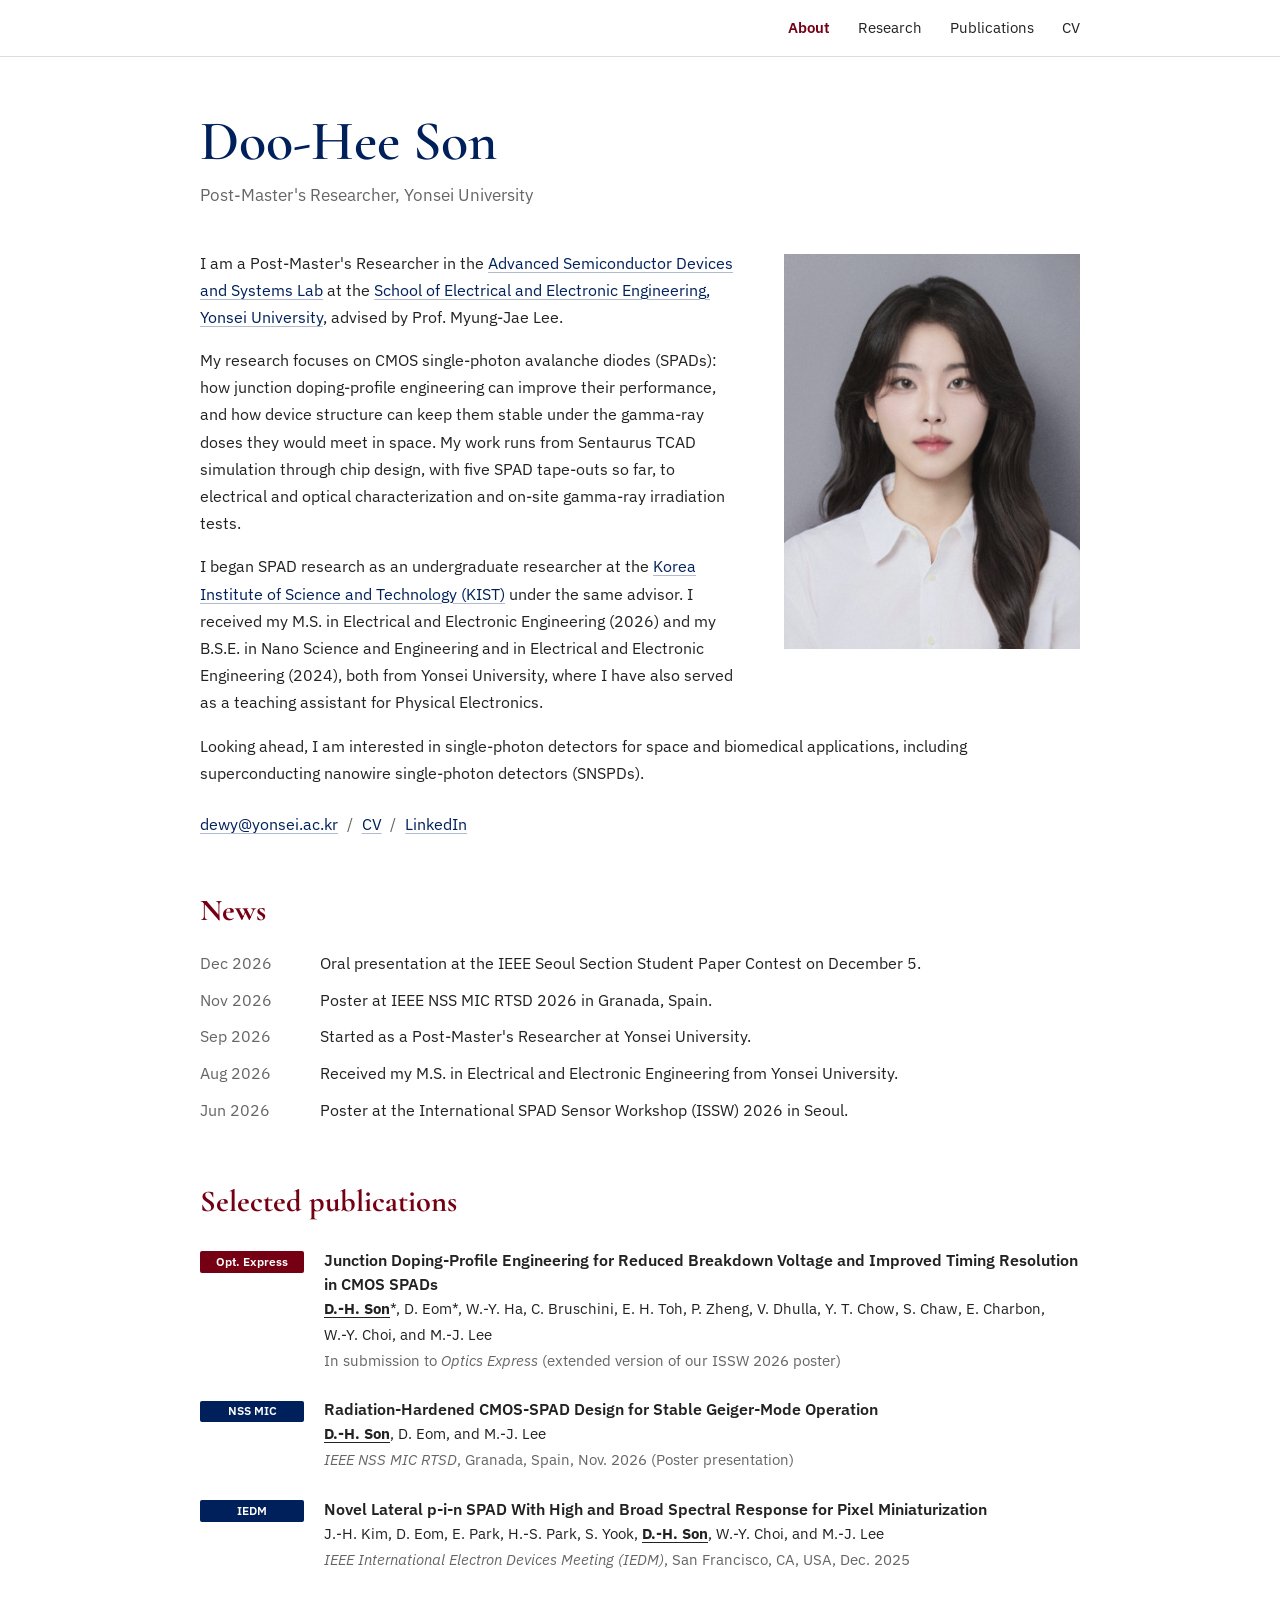
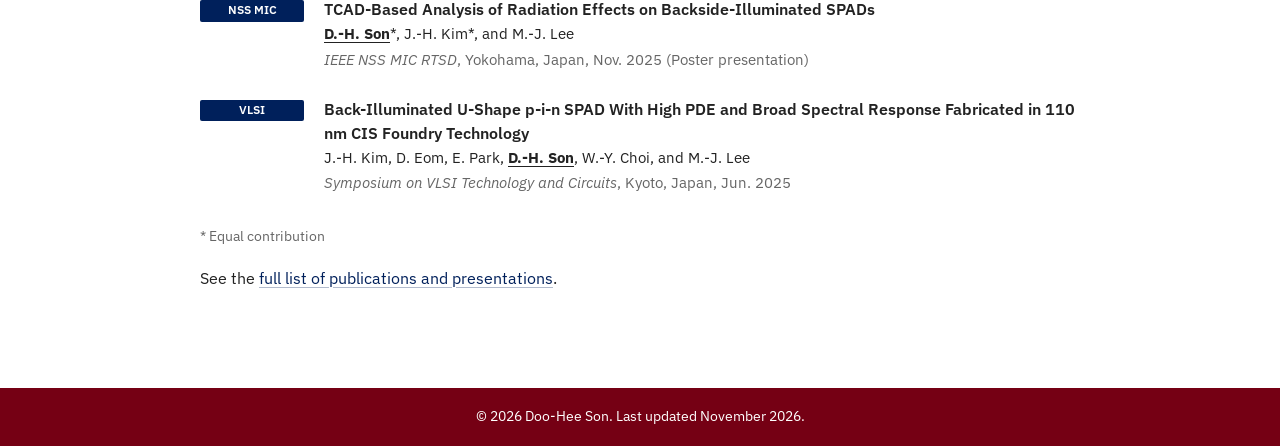
<file: index.html>
<!DOCTYPE html>
<html lang="en">
<head>
<meta charset="utf-8">
<meta name="viewport" content="width=device-width, initial-scale=1">
<title>Doo-Hee Son</title>
<meta name="description" content="Doo-Hee Son is a post-master's researcher at Yonsei University working on CMOS single-photon avalanche diodes (SPADs) and their radiation hardness for space applications.">
<meta property="og:title" content="Doo-Hee Son">
<meta property="og:description" content="Post-master's researcher at Yonsei University working on CMOS single-photon avalanche diodes (SPADs) and their radiation hardness for space applications.">
<link rel="icon" href="data:image/svg+xml,%3Csvg xmlns='http://www.w3.org/2000/svg' viewBox='0 0 16 16'%3E%3Crect x='2' y='2' width='12' height='12' rx='2' fill='%2300205B'/%3E%3Crect x='9' y='9' width='5' height='5' rx='1' fill='%23750014'/%3E%3C/svg%3E">
<link rel="preconnect" href="https://fonts.googleapis.com">
<link rel="preconnect" href="https://fonts.gstatic.com" crossorigin>
<link href="https://fonts.googleapis.com/css2?family=Cormorant+Garamond:wght@500;600;700&family=IBM+Plex+Sans:ital,wght@0,400;0,500;0,600;0,700;1,400&display=swap" rel="stylesheet">
<link rel="stylesheet" href="style.css">
</head>
<body>

<nav class="site-nav" aria-label="Main">
  <div class="container">
    <ul class="nav-links">
      <li><a href="index.html" aria-current="page">About</a></li>
      <li><a href="research.html">Research</a></li>
      <li><a href="publications.html">Publications</a></li>
      <li><a href="CV_DooHee_Son.pdf">CV</a></li>
    </ul>
  </div>
</nav>

<main class="container">
  <h1 class="name">Doo-Hee Son</h1>
  <p class="role">Post-Master's Researcher, Yonsei University</p>

  <figure class="profile" id="profile">
    <img src="profile.jpg" alt="Portrait of Doo-Hee Son" width="240" height="320" onerror="document.getElementById('profile').classList.add('missing')">
  </figure>

  <p>I am a Post-Master's Researcher in the <a href="https://sites.google.com/view/adslab">Advanced Semiconductor Devices and Systems Lab</a> at the <a href="https://ee.yonsei.ac.kr/ee_en/index.do">School of Electrical and Electronic Engineering, Yonsei University</a>, advised by Prof. Myung-Jae Lee.</p>

  <p>My research focuses on CMOS single-photon avalanche diodes (SPADs): how junction doping-profile engineering can improve their performance, and how device structure can keep them stable under the gamma-ray doses they would meet in space. My work runs from Sentaurus TCAD simulation through chip design, with five SPAD tape-outs so far, to electrical and optical characterization and on-site gamma-ray irradiation tests.</p>

  <p>I began SPAD research as an undergraduate researcher at the <a href="https://kist.re.kr/eng/index.do">Korea Institute of Science and Technology (KIST)</a> under the same advisor. I received my M.S. in Electrical and Electronic Engineering (2026) and my B.S.E. in Nano Science and Engineering and in Electrical and Electronic Engineering (2024), both from Yonsei University, where I have also served as a teaching assistant for Physical Electronics.</p>

  <p>Looking ahead, I am interested in single-photon detectors for space and biomedical applications, including superconducting nanowire single-photon detectors (SNSPDs).</p>

  <p class="links">
    <a href="mailto:dewy@yonsei.ac.kr">dewy@yonsei.ac.kr</a><span class="sep">/</span><a href="CV_DooHee_Son.pdf">CV</a><span class="sep">/</span><a href="https://www.linkedin.com/in/doohee-son/">LinkedIn</a>
    <!-- 구글 스칼라를 만들면 아래 줄의 주석 표시를 지우고 주소를 넣어줘 -->
    <!-- <span class="sep">/</span><a href="https://scholar.google.com/citations?user=YOUR_ID">Google Scholar</a> -->
  </p>

  <div class="clear"></div>

  <section aria-labelledby="news-h">
    <h2 id="news-h">News</h2>
    <ul class="news">
      <li><time>Dec 2026</time><span>Oral presentation at the IEEE Seoul Section Student Paper Contest on December 5.</span></li>
      <li><time>Nov 2026</time><span>Poster at IEEE NSS MIC RTSD 2026 in Granada, Spain.</span></li>
      <li><time>Sep 2026</time><span>Started as a Post-Master's Researcher at Yonsei University.</span></li>
      <li><time>Aug 2026</time><span>Received my M.S. in Electrical and Electronic Engineering from Yonsei University.</span></li>
      <li><time>Jun 2026</time><span>Poster at the International SPAD Sensor Workshop (ISSW) 2026 in Seoul.</span></li>
    </ul>
  </section>

  <section aria-labelledby="sel-h">
    <h2 id="sel-h">Selected publications</h2>
    <ul class="pub-list">
      <li class="pub">
        <abbr class="badge journal" title="Optics Express">Opt. Express</abbr>
        <div>
          <div class="pub-title">Junction Doping-Profile Engineering for Reduced Breakdown Voltage and Improved Timing Resolution in CMOS SPADs</div>
          <div class="pub-authors"><b>D.-H.&nbsp;Son</b>*, <span class="nobr">D.&nbsp;Eom*</span>, <span class="nobr">W.-Y.&nbsp;Ha</span>, <span class="nobr">C.&nbsp;Bruschini</span>, <span class="nobr">E.&nbsp;H.&nbsp;Toh</span>, <span class="nobr">P.&nbsp;Zheng</span>, <span class="nobr">V.&nbsp;Dhulla</span>, <span class="nobr">Y.&nbsp;T.&nbsp;Chow</span>, <span class="nobr">S.&nbsp;Chaw</span>, <span class="nobr">E.&nbsp;Charbon</span>, <span class="nobr">W.-Y.&nbsp;Choi</span>, and <span class="nobr">M.-J.&nbsp;Lee</span></div>
          <div class="pub-venue">In submission to <i>Optics Express</i> (extended version of our ISSW&nbsp;2026 poster)</div>
        </div>
      </li>
      <li class="pub">
        <abbr class="badge" title="IEEE Nuclear Science Symposium, Medical Imaging Conference and Room Temperature Semiconductor Detector Symposium">NSS MIC</abbr>
        <div>
          <div class="pub-title">Radiation-Hardened CMOS-SPAD Design for Stable Geiger-Mode Operation</div>
          <div class="pub-authors"><b>D.-H.&nbsp;Son</b>, <span class="nobr">D.&nbsp;Eom</span>, and <span class="nobr">M.-J.&nbsp;Lee</span></div>
          <div class="pub-venue"><i>IEEE NSS MIC RTSD</i>, Granada, Spain, Nov. 2026 (Poster presentation)</div>
        </div>
      </li>
      <li class="pub">
        <abbr class="badge" title="IEEE International Electron Devices Meeting">IEDM</abbr>
        <div>
          <div class="pub-title">Novel Lateral p-i-n SPAD With High and Broad Spectral Response for Pixel Miniaturization</div>
          <div class="pub-authors"><span class="nobr">J.-H.&nbsp;Kim</span>, <span class="nobr">D.&nbsp;Eom</span>, <span class="nobr">E.&nbsp;Park</span>, <span class="nobr">H.-S.&nbsp;Park</span>, <span class="nobr">S.&nbsp;Yook</span>, <b>D.-H.&nbsp;Son</b>, <span class="nobr">W.-Y.&nbsp;Choi</span>, and <span class="nobr">M.-J.&nbsp;Lee</span></div>
          <div class="pub-venue"><i>IEEE International Electron Devices Meeting (IEDM)</i>, San Francisco, CA, USA, Dec. 2025</div>
        </div>
      </li>
      <li class="pub">
        <abbr class="badge" title="IEEE Nuclear Science Symposium, Medical Imaging Conference and Room Temperature Semiconductor Detector Symposium">NSS MIC</abbr>
        <div>
          <div class="pub-title">TCAD-Based Analysis of Radiation Effects on Backside-Illuminated SPADs</div>
          <div class="pub-authors"><b>D.-H.&nbsp;Son</b>*, <span class="nobr">J.-H.&nbsp;Kim*</span>, and <span class="nobr">M.-J.&nbsp;Lee</span></div>
          <div class="pub-venue"><i>IEEE NSS MIC RTSD</i>, Yokohama, Japan, Nov. 2025 (Poster presentation)</div>
        </div>
      </li>
      <li class="pub">
        <abbr class="badge" title="Symposium on VLSI Technology and Circuits">VLSI</abbr>
        <div>
          <div class="pub-title">Back-Illuminated U-Shape p-i-n SPAD With High PDE and Broad Spectral Response Fabricated in 110 nm CIS Foundry Technology</div>
          <div class="pub-authors"><span class="nobr">J.-H.&nbsp;Kim</span>, <span class="nobr">D.&nbsp;Eom</span>, <span class="nobr">E.&nbsp;Park</span>, <b>D.-H.&nbsp;Son</b>, <span class="nobr">W.-Y.&nbsp;Choi</span>, and <span class="nobr">M.-J.&nbsp;Lee</span></div>
          <div class="pub-venue"><i>Symposium on VLSI Technology and Circuits</i>, Kyoto, Japan, Jun. 2025</div>
        </div>
      </li>
    </ul>
    <p class="pub-note">* Equal contribution</p>
    <p class="more-link">See the <a href="publications.html">full list of publications and presentations</a>.</p>
  </section>
</main>

<footer class="site-footer">
  <div class="container">© 2026 Doo-Hee Son. Last updated November 2026.</div>
</footer>

</body>
</html>
</file>
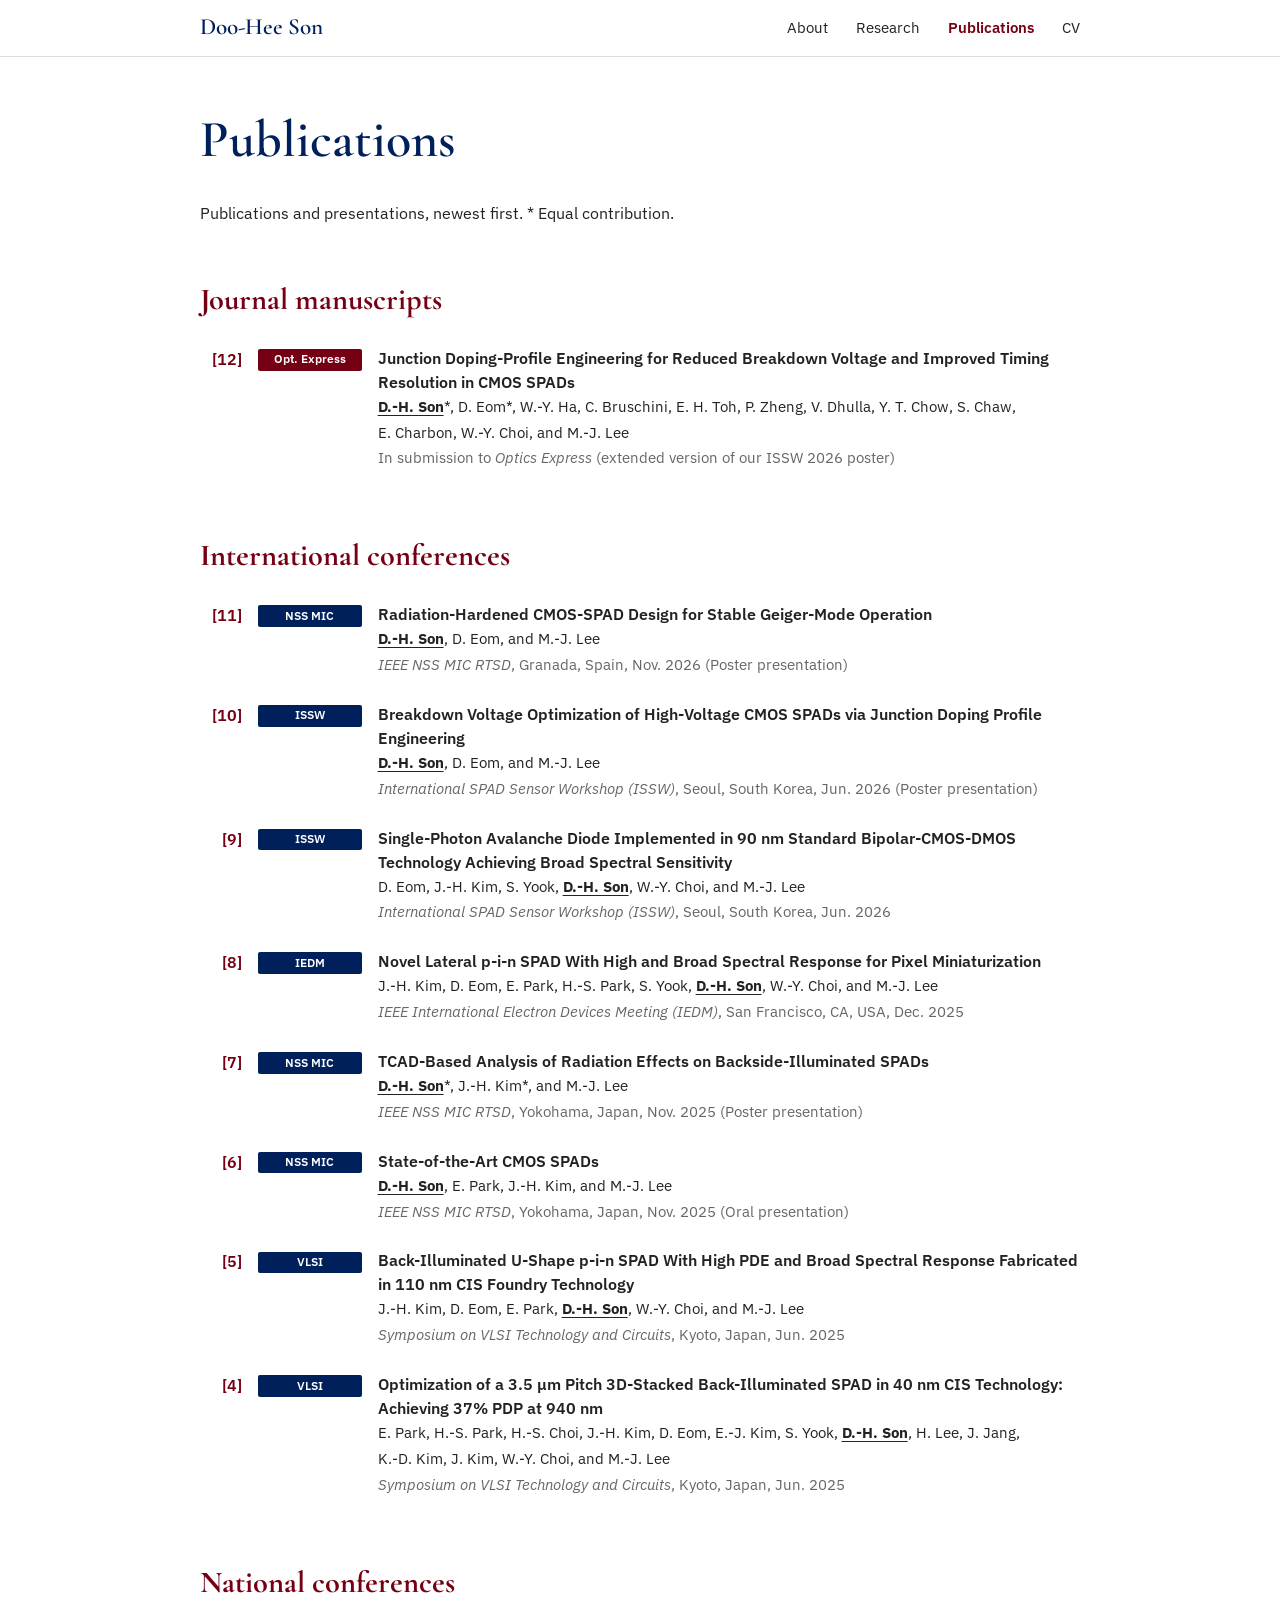
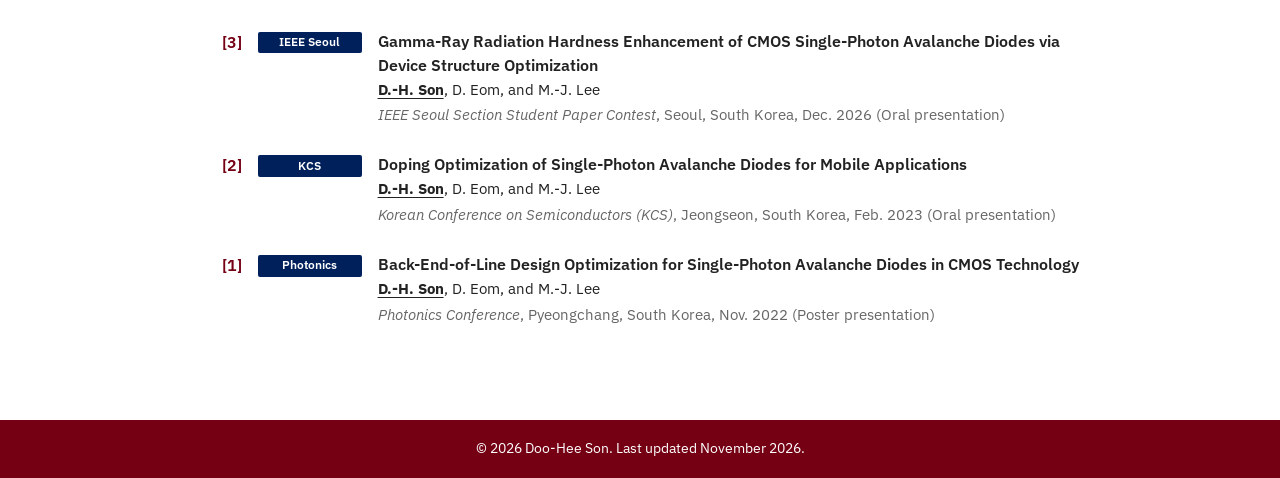
<file: publications.html>
<!DOCTYPE html>
<html lang="en">
<head>
<meta charset="utf-8">
<meta name="viewport" content="width=device-width, initial-scale=1">
<title>Publications | Doo-Hee Son</title>
<meta name="description" content="Publications and presentations of Doo-Hee Son on CMOS single-photon avalanche diodes (SPADs).">
<link rel="icon" href="data:image/svg+xml,%3Csvg xmlns='http://www.w3.org/2000/svg' viewBox='0 0 16 16'%3E%3Crect x='2' y='2' width='12' height='12' rx='2' fill='%2300205B'/%3E%3Crect x='9' y='9' width='5' height='5' rx='1' fill='%23750014'/%3E%3C/svg%3E">
<link rel="preconnect" href="https://fonts.googleapis.com">
<link rel="preconnect" href="https://fonts.gstatic.com" crossorigin>
<link href="https://fonts.googleapis.com/css2?family=Cormorant+Garamond:wght@500;600;700&family=IBM+Plex+Sans:ital,wght@0,400;0,500;0,600;0,700;1,400&display=swap" rel="stylesheet">
<link rel="stylesheet" href="style.css">
</head>
<body>

<nav class="site-nav" aria-label="Main">
  <div class="container">
    <a class="brand" href="index.html">Doo-Hee Son</a>
    <ul class="nav-links">
      <li><a href="index.html">About</a></li>
      <li><a href="research.html">Research</a></li>
      <li><a href="publications.html" aria-current="page">Publications</a></li>
      <li><a href="CV_DooHee_Son.pdf">CV</a></li>
    </ul>
  </div>
</nav>

<main class="container">
  <h1 class="page-title">Publications</h1>
  <p>Publications and presentations, newest first. *&nbsp;Equal contribution.</p>

  <h2>Journal manuscripts</h2>
  <ul class="pub-list numbered">
    <!-- [14], [13]번 자리: 가제가 정해지면 아래 두 항목을 감싼 주석 표시를 지우고 제목, 저자, 저널을 채우면 돼.
    <li class="pub">
      <span class="pub-num">[14]</span>
      <abbr class="badge journal" title="Journal name">Journal</abbr>
      <div>
        <div class="pub-title">Tentative title</div>
        <div class="pub-authors"><b>D.-H.&nbsp;Son</b>, Authors</div>
        <div class="pub-venue">Manuscript in preparation</div>
      </div>
    </li>
    <li class="pub">
      <span class="pub-num">[13]</span>
      <abbr class="badge journal" title="Journal name">Journal</abbr>
      <div>
        <div class="pub-title">Tentative title</div>
        <div class="pub-authors"><b>D.-H.&nbsp;Son</b>, Authors</div>
        <div class="pub-venue">Manuscript in preparation</div>
      </div>
    </li>
    -->
    <li class="pub">
      <span class="pub-num">[12]</span>
      <abbr class="badge journal" title="Optics Express">Opt. Express</abbr>
      <div>
        <div class="pub-title">Junction Doping-Profile Engineering for Reduced Breakdown Voltage and Improved Timing Resolution in CMOS SPADs</div>
        <div class="pub-authors"><b>D.-H.&nbsp;Son</b>*, <span class="nobr">D.&nbsp;Eom*</span>, <span class="nobr">W.-Y.&nbsp;Ha</span>, <span class="nobr">C.&nbsp;Bruschini</span>, <span class="nobr">E.&nbsp;H.&nbsp;Toh</span>, <span class="nobr">P.&nbsp;Zheng</span>, <span class="nobr">V.&nbsp;Dhulla</span>, <span class="nobr">Y.&nbsp;T.&nbsp;Chow</span>, <span class="nobr">S.&nbsp;Chaw</span>, <span class="nobr">E.&nbsp;Charbon</span>, <span class="nobr">W.-Y.&nbsp;Choi</span>, and <span class="nobr">M.-J.&nbsp;Lee</span></div>
        <div class="pub-venue">In submission to <i>Optics Express</i> (extended version of our ISSW&nbsp;2026 poster)</div>
      </div>
    </li>
  </ul>

  <h2>International conferences</h2>
  <ul class="pub-list numbered">
    <li class="pub">
      <span class="pub-num">[11]</span>
      <abbr class="badge" title="IEEE Nuclear Science Symposium, Medical Imaging Conference and Room Temperature Semiconductor Detector Symposium">NSS MIC</abbr>
      <div>
        <div class="pub-title">Radiation-Hardened CMOS-SPAD Design for Stable Geiger-Mode Operation</div>
        <div class="pub-authors"><b>D.-H.&nbsp;Son</b>, <span class="nobr">D.&nbsp;Eom</span>, and <span class="nobr">M.-J.&nbsp;Lee</span></div>
        <div class="pub-venue"><i>IEEE NSS MIC RTSD</i>, Granada, Spain, Nov. 2026 (Poster presentation)</div>
      </div>
    </li>
    <li class="pub">
      <span class="pub-num">[10]</span>
      <abbr class="badge" title="International SPAD Sensor Workshop">ISSW</abbr>
      <div>
        <div class="pub-title">Breakdown Voltage Optimization of High-Voltage CMOS SPADs via Junction Doping Profile Engineering</div>
        <div class="pub-authors"><b>D.-H.&nbsp;Son</b>, <span class="nobr">D.&nbsp;Eom</span>, and <span class="nobr">M.-J.&nbsp;Lee</span></div>
        <div class="pub-venue"><i>International SPAD Sensor Workshop (ISSW)</i>, Seoul, South Korea, Jun. 2026 (Poster presentation)</div>
      </div>
    </li>
    <li class="pub">
      <span class="pub-num">[9]</span>
      <abbr class="badge" title="International SPAD Sensor Workshop">ISSW</abbr>
      <div>
        <div class="pub-title">Single-Photon Avalanche Diode Implemented in 90 nm Standard Bipolar-CMOS-DMOS Technology Achieving Broad Spectral Sensitivity</div>
        <div class="pub-authors"><span class="nobr">D.&nbsp;Eom</span>, <span class="nobr">J.-H.&nbsp;Kim</span>, <span class="nobr">S.&nbsp;Yook</span>, <b>D.-H.&nbsp;Son</b>, <span class="nobr">W.-Y.&nbsp;Choi</span>, and <span class="nobr">M.-J.&nbsp;Lee</span></div>
        <div class="pub-venue"><i>International SPAD Sensor Workshop (ISSW)</i>, Seoul, South Korea, Jun. 2026</div>
      </div>
    </li>
    <li class="pub">
      <span class="pub-num">[8]</span>
      <abbr class="badge" title="IEEE International Electron Devices Meeting">IEDM</abbr>
      <div>
        <div class="pub-title">Novel Lateral p-i-n SPAD With High and Broad Spectral Response for Pixel Miniaturization</div>
        <div class="pub-authors"><span class="nobr">J.-H.&nbsp;Kim</span>, <span class="nobr">D.&nbsp;Eom</span>, <span class="nobr">E.&nbsp;Park</span>, <span class="nobr">H.-S.&nbsp;Park</span>, <span class="nobr">S.&nbsp;Yook</span>, <b>D.-H.&nbsp;Son</b>, <span class="nobr">W.-Y.&nbsp;Choi</span>, and <span class="nobr">M.-J.&nbsp;Lee</span></div>
        <div class="pub-venue"><i>IEEE International Electron Devices Meeting (IEDM)</i>, San Francisco, CA, USA, Dec. 2025</div>
      </div>
    </li>
    <li class="pub">
      <span class="pub-num">[7]</span>
      <abbr class="badge" title="IEEE Nuclear Science Symposium, Medical Imaging Conference and Room Temperature Semiconductor Detector Symposium">NSS MIC</abbr>
      <div>
        <div class="pub-title">TCAD-Based Analysis of Radiation Effects on Backside-Illuminated SPADs</div>
        <div class="pub-authors"><b>D.-H.&nbsp;Son</b>*, <span class="nobr">J.-H.&nbsp;Kim*</span>, and <span class="nobr">M.-J.&nbsp;Lee</span></div>
        <div class="pub-venue"><i>IEEE NSS MIC RTSD</i>, Yokohama, Japan, Nov. 2025 (Poster presentation)</div>
      </div>
    </li>
    <li class="pub">
      <span class="pub-num">[6]</span>
      <abbr class="badge" title="IEEE Nuclear Science Symposium, Medical Imaging Conference and Room Temperature Semiconductor Detector Symposium">NSS MIC</abbr>
      <div>
        <div class="pub-title">State-of-the-Art CMOS SPADs</div>
        <div class="pub-authors"><b>D.-H.&nbsp;Son</b>, <span class="nobr">E.&nbsp;Park</span>, <span class="nobr">J.-H.&nbsp;Kim</span>, and <span class="nobr">M.-J.&nbsp;Lee</span></div>
        <div class="pub-venue"><i>IEEE NSS MIC RTSD</i>, Yokohama, Japan, Nov. 2025 (Oral presentation)</div>
      </div>
    </li>
    <li class="pub">
      <span class="pub-num">[5]</span>
      <abbr class="badge" title="Symposium on VLSI Technology and Circuits">VLSI</abbr>
      <div>
        <div class="pub-title">Back-Illuminated U-Shape p-i-n SPAD With High PDE and Broad Spectral Response Fabricated in 110 nm CIS Foundry Technology</div>
        <div class="pub-authors"><span class="nobr">J.-H.&nbsp;Kim</span>, <span class="nobr">D.&nbsp;Eom</span>, <span class="nobr">E.&nbsp;Park</span>, <b>D.-H.&nbsp;Son</b>, <span class="nobr">W.-Y.&nbsp;Choi</span>, and <span class="nobr">M.-J.&nbsp;Lee</span></div>
        <div class="pub-venue"><i>Symposium on VLSI Technology and Circuits</i>, Kyoto, Japan, Jun. 2025</div>
      </div>
    </li>
    <li class="pub">
      <span class="pub-num">[4]</span>
      <abbr class="badge" title="Symposium on VLSI Technology and Circuits">VLSI</abbr>
      <div>
        <div class="pub-title">Optimization of a 3.5 μm Pitch 3D-Stacked Back-Illuminated SPAD in 40 nm CIS Technology: Achieving 37% PDP at 940 nm</div>
        <div class="pub-authors"><span class="nobr">E.&nbsp;Park</span>, <span class="nobr">H.-S.&nbsp;Park</span>, <span class="nobr">H.-S.&nbsp;Choi</span>, <span class="nobr">J.-H.&nbsp;Kim</span>, <span class="nobr">D.&nbsp;Eom</span>, <span class="nobr">E.-J.&nbsp;Kim</span>, <span class="nobr">S.&nbsp;Yook</span>, <b>D.-H.&nbsp;Son</b>, <span class="nobr">H.&nbsp;Lee</span>, <span class="nobr">J.&nbsp;Jang</span>, <span class="nobr">K.-D.&nbsp;Kim</span>, <span class="nobr">J.&nbsp;Kim</span>, <span class="nobr">W.-Y.&nbsp;Choi</span>, and <span class="nobr">M.-J.&nbsp;Lee</span></div>
        <div class="pub-venue"><i>Symposium on VLSI Technology and Circuits</i>, Kyoto, Japan, Jun. 2025</div>
      </div>
    </li>
  </ul>

  <h2>National conferences</h2>
  <ul class="pub-list numbered">
    <li class="pub">
      <span class="pub-num">[3]</span>
      <abbr class="badge" title="IEEE Seoul Section Student Paper Contest">IEEE Seoul</abbr>
      <div>
        <div class="pub-title">Gamma-Ray Radiation Hardness Enhancement of CMOS Single-Photon Avalanche Diodes via Device Structure Optimization</div>
        <div class="pub-authors"><b>D.-H.&nbsp;Son</b>, <span class="nobr">D.&nbsp;Eom</span>, and <span class="nobr">M.-J.&nbsp;Lee</span></div>
        <div class="pub-venue"><i>IEEE Seoul Section Student Paper Contest</i>, Seoul, South Korea, Dec. 2026 (Oral presentation)</div>
      </div>
    </li>
    <li class="pub">
      <span class="pub-num">[2]</span>
      <abbr class="badge" title="Korean Conference on Semiconductors">KCS</abbr>
      <div>
        <div class="pub-title">Doping Optimization of Single-Photon Avalanche Diodes for Mobile Applications</div>
        <div class="pub-authors"><b>D.-H.&nbsp;Son</b>, <span class="nobr">D.&nbsp;Eom</span>, and <span class="nobr">M.-J.&nbsp;Lee</span></div>
        <div class="pub-venue"><i>Korean Conference on Semiconductors (KCS)</i>, Jeongseon, South Korea, Feb. 2023 (Oral presentation)</div>
      </div>
    </li>
    <li class="pub">
      <span class="pub-num">[1]</span>
      <abbr class="badge" title="Photonics Conference">Photonics</abbr>
      <div>
        <div class="pub-title">Back-End-of-Line Design Optimization for Single-Photon Avalanche Diodes in CMOS Technology</div>
        <div class="pub-authors"><b>D.-H.&nbsp;Son</b>, <span class="nobr">D.&nbsp;Eom</span>, and <span class="nobr">M.-J.&nbsp;Lee</span></div>
        <div class="pub-venue"><i>Photonics Conference</i>, Pyeongchang, South Korea, Nov. 2022 (Poster presentation)</div>
      </div>
    </li>
  </ul>
</main>

<footer class="site-footer">
  <div class="container">© 2026 Doo-Hee Son. Last updated November 2026.</div>
</footer>

</body>
</html>
</file>
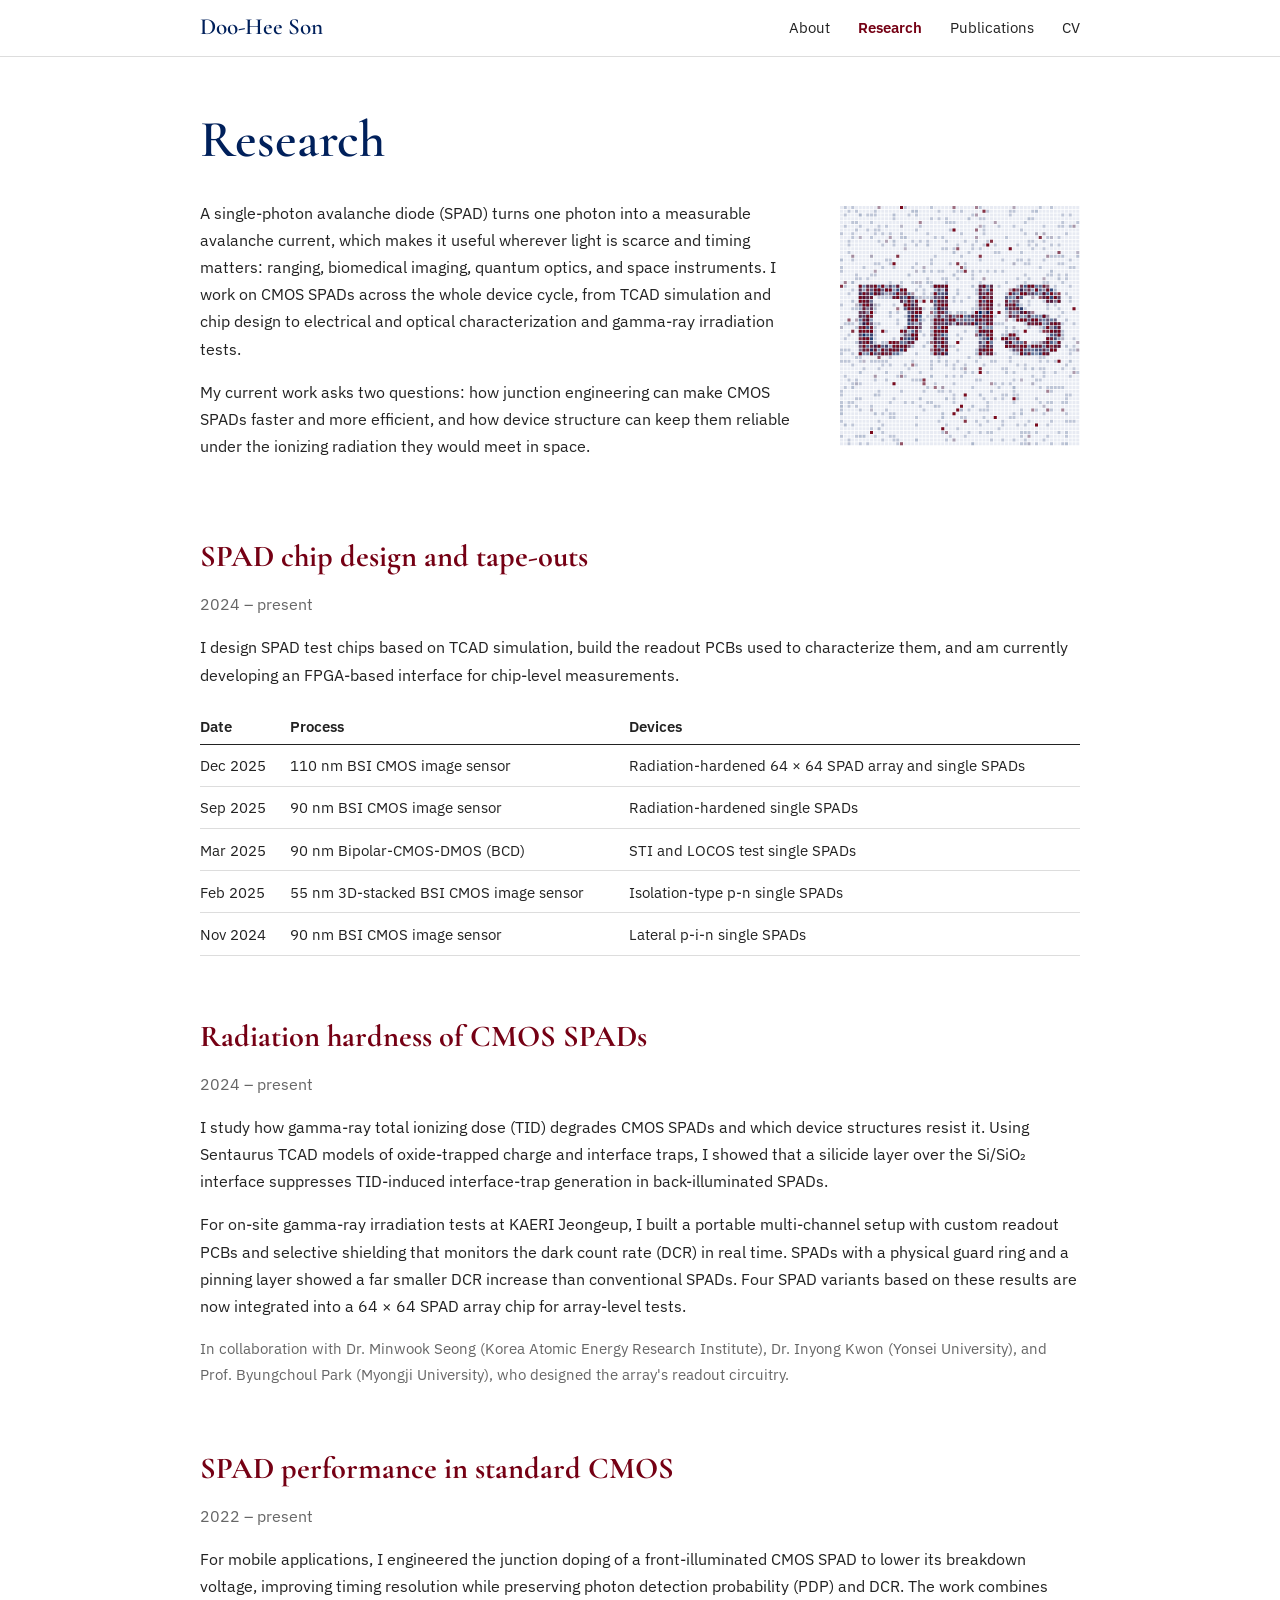
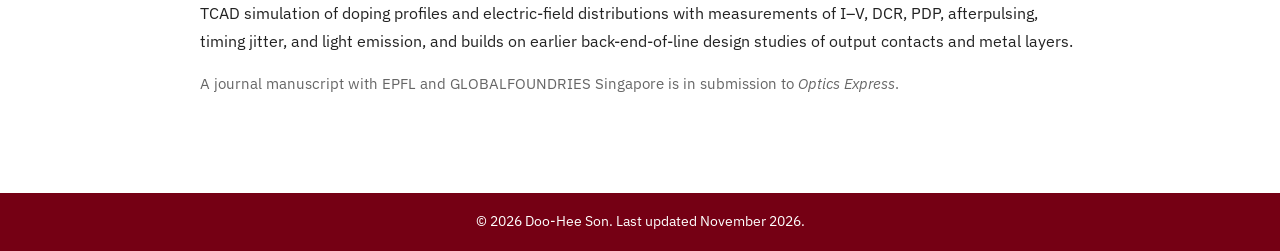
<file: research.html>
<!DOCTYPE html>
<html lang="en">
<head>
<meta charset="utf-8">
<meta name="viewport" content="width=device-width, initial-scale=1">
<title>Research | Doo-Hee Son</title>
<meta name="description" content="Research of Doo-Hee Son on CMOS single-photon avalanche diodes (SPADs): radiation hardness, junction engineering, and chip design.">
<link rel="icon" href="data:image/svg+xml,%3Csvg xmlns='http://www.w3.org/2000/svg' viewBox='0 0 16 16'%3E%3Crect x='2' y='2' width='12' height='12' rx='2' fill='%2300205B'/%3E%3Crect x='9' y='9' width='5' height='5' rx='1' fill='%23750014'/%3E%3C/svg%3E">
<link rel="preconnect" href="https://fonts.googleapis.com">
<link rel="preconnect" href="https://fonts.gstatic.com" crossorigin>
<link href="https://fonts.googleapis.com/css2?family=Cormorant+Garamond:wght@500;600;700&family=IBM+Plex+Sans:ital,wght@0,400;0,500;0,600;0,700;1,400&display=swap" rel="stylesheet">
<link rel="stylesheet" href="style.css">
</head>
<body>

<nav class="site-nav" aria-label="Main">
  <div class="container">
    <a class="brand" href="index.html">Doo-Hee Son</a>
    <ul class="nav-links">
      <li><a href="index.html">About</a></li>
      <li><a href="research.html" aria-current="page">Research</a></li>
      <li><a href="publications.html">Publications</a></li>
      <li><a href="CV_DooHee_Son.pdf">CV</a></li>
    </ul>
  </div>
</nav>

<main class="container">
  <h1 class="page-title">Research</h1>

  <div class="research-intro">
    <div>
      <p>A single-photon avalanche diode (SPAD) turns one photon into a measurable avalanche current, which makes it useful wherever light is scarce and timing matters: ranging, biomedical imaging, quantum optics, and space instruments. I work on CMOS SPADs across the whole device cycle, from TCAD simulation and chip design to electrical and optical characterization and gamma-ray irradiation tests.</p>
      <p>My current work asks two questions: how junction engineering can make CMOS SPADs faster and more efficient, and how device structure can keep them reliable under the ionizing radiation they would meet in space.</p>
    </div>
    <div class="array">
      <canvas id="array" width="240" height="240" role="img" tabindex="0"
        aria-label="Decorative animation of single-photon counts on a 64 by 64 SPAD array forming the initials DHS. Press Enter to replay."></canvas>
    </div>
  </div>

  <section class="project" aria-labelledby="p3">
    <h2 id="p3">SPAD chip design and tape-outs</h2>
    <p class="period">2024 – present</p>
    <p>I design SPAD test chips based on TCAD simulation, build the readout PCBs used to characterize them, and am currently developing an FPGA-based interface for chip-level measurements.</p>
    <table class="tapeouts">
      <thead>
        <tr><th scope="col">Date</th><th scope="col">Process</th><th scope="col">Devices</th></tr>
      </thead>
      <tbody>
        <tr><td>Dec 2025</td><td>110 nm BSI CMOS image sensor</td><td>Radiation-hardened 64&nbsp;×&nbsp;64 SPAD array and single SPADs</td></tr>
        <tr><td>Sep 2025</td><td>90 nm BSI CMOS image sensor</td><td>Radiation-hardened single SPADs</td></tr>
        <tr><td>Mar 2025</td><td>90 nm Bipolar-CMOS-DMOS (BCD)</td><td>STI and LOCOS test single SPADs</td></tr>
        <tr><td>Feb 2025</td><td>55 nm 3D-stacked BSI CMOS image sensor</td><td>Isolation-type p-n single SPADs</td></tr>
        <tr><td>Nov 2024</td><td>90 nm BSI CMOS image sensor</td><td>Lateral p-i-n single SPADs</td></tr>
      </tbody>
    </table>
  </section>

  <section class="project" aria-labelledby="p1">
    <h2 id="p1">Radiation hardness of CMOS SPADs</h2>
    <p class="period">2024 – present</p>
    <p>I study how gamma-ray total ionizing dose (TID) degrades CMOS SPADs and which device structures resist it. Using Sentaurus TCAD models of oxide-trapped charge and interface traps, I showed that a silicide layer over the Si/SiO₂ interface suppresses TID-induced interface-trap generation in back-illuminated SPADs.</p>
    <p>For on-site gamma-ray irradiation tests at KAERI Jeongeup, I built a portable multi-channel setup with custom readout PCBs and selective shielding that monitors the dark count rate (DCR) in real time. SPADs with a physical guard ring and a pinning layer showed a far smaller DCR increase than conventional SPADs. Four SPAD variants based on these results are now integrated into a 64&nbsp;×&nbsp;64 SPAD array chip for array-level tests.</p>
    <p class="credit">In collaboration with Dr. Minwook Seong (Korea Atomic Energy Research Institute), Dr. Inyong Kwon (Yonsei University), and Prof. Byungchoul Park (Myongji University), who designed the array's readout circuitry.</p>
  </section>

  <section class="project" aria-labelledby="p2">
    <h2 id="p2">SPAD performance in standard CMOS</h2>
    <p class="period">2022 – present</p>
    <p>For mobile applications, I engineered the junction doping of a front-illuminated CMOS SPAD to lower its breakdown voltage, improving timing resolution while preserving photon detection probability (PDP) and DCR. The work combines TCAD simulation of doping profiles and electric-field distributions with measurements of <span class="nobr">I–V</span>, DCR, PDP, afterpulsing, timing jitter, and light emission, and builds on earlier back-end-of-line design studies of output contacts and metal layers.</p>
    <p class="credit">A journal manuscript with EPFL and GLOBALFOUNDRIES Singapore is in submission to <i>Optics Express</i>.</p>
  </section>
</main>

<footer class="site-footer">
  <div class="container">© 2026 Doo-Hee Son. Last updated November 2026.</div>
</footer>

<script>
(function () {
  var canvas = document.getElementById('array');
  if (!canvas || !canvas.getContext) return;
  var ctx = canvas.getContext('2d');
  var N = 64;
  var TOTAL_STEPS = 150;      // photon batches in one run
  var TRIALS_PER_STEP = 360;  // photon arrivals per batch
  var DURATION = 2600;        // ms
  var DARK = 0.02;           // relative dark count probability
  var LABEL = 'DHS';         // letters that emerge from the photon counts
  var COLORS = { pixel: '#E8EBF3', photon: '#00205B', hit: '#750014' };
  var reduceMotion = window.matchMedia && window.matchMedia('(prefers-reduced-motion: reduce)').matches;

  var weights, counts, flash, rand, stepsDone, startTime, running = false, size = 0;

  function mulberry32(a) {
    return function () {
      a |= 0; a = a + 0x6D2B79F5 | 0;
      var t = Math.imul(a ^ a >>> 15, 1 | a);
      t = t + Math.imul(t ^ t >>> 7, 61 | t) ^ t;
      return ((t ^ t >>> 14) >>> 0) / 4294967296;
    };
  }

  function buildWeights() {
    var off = document.createElement('canvas');
    off.width = N; off.height = N;
    var o = off.getContext('2d');
    var family = '"Helvetica Neue", Arial, sans-serif';
    var fontSize = 48;
    o.font = '700 ' + fontSize + 'px ' + family;
    var w = o.measureText(LABEL).width;
    if (w > 58) { fontSize = Math.floor(fontSize * 58 / w); o.font = '700 ' + fontSize + 'px ' + family; }
    o.textAlign = 'center';
    o.textBaseline = 'middle';
    o.fillStyle = '#000';
    o.fillText(LABEL, N / 2, N / 2 + 1);
    var data = o.getImageData(0, 0, N, N).data;
    var out = new Float32Array(N * N);
    for (var i = 0; i < N * N; i++) {
      var a = data[i * 4 + 3] / 255;
      a = a > 0.45 ? 1 : a * 0.4;  // sharpen the letter edges
      out[i] = DARK + (1 - DARK) * a;
    }
    return out;
  }

  function reset() {
    counts = new Float32Array(N * N);
    flash = new Float32Array(N * N);
    rand = mulberry32(5);
    stepsDone = 0;
  }

  function step() {
    for (var k = 0; k < TRIALS_PER_STEP; k++) {
      var i = (rand() * N * N) | 0;
      if (rand() < weights[i]) { counts[i] += 1; flash[i] = 1; }
    }
    stepsDone++;
  }

  function resize() {
    var css = canvas.getBoundingClientRect().width || 240;
    var dpr = window.devicePixelRatio || 1;
    canvas.width = Math.round(css * dpr);
    canvas.height = Math.round(css * dpr);
    ctx.setTransform(dpr, 0, 0, dpr, 0, 0);
    size = css;
  }

  function draw(withFlash) {
    var max = 0;
    for (var j = 0; j < counts.length; j++) if (counts[j] > max) max = counts[j];
    var norm = Math.max(4, max * 0.85);
    var pitch = size / N;
    var cell = pitch * 0.8;
    ctx.clearRect(0, 0, size, size);
    for (var y = 0; y < N; y++) {
      for (var x = 0; x < N; x++) {
        var i = y * N + x;
        var px = x * pitch, py = y * pitch;
        ctx.globalAlpha = 1;
        ctx.fillStyle = COLORS.pixel;
        ctx.fillRect(px, py, cell, cell);
        var v = Math.min(1, counts[i] / norm);
        if (v > 0) {
          ctx.globalAlpha = 0.14 + 0.86 * v;
          ctx.fillStyle = COLORS.photon;
          ctx.fillRect(px, py, cell, cell);
        }
        if (withFlash && flash[i] > 0.08) {
          ctx.globalAlpha = 0.95 * flash[i];
          ctx.fillStyle = COLORS.hit;
          ctx.fillRect(px, py, cell, cell);
        }
      }
    }
    ctx.globalAlpha = 1;
  }

  function frame(t) {
    if (!startTime) startTime = t;
    var due = Math.min(TOTAL_STEPS, Math.floor((t - startTime) / DURATION * TOTAL_STEPS));
    while (stepsDone < due) step();
    draw(true);
    for (var i = 0; i < flash.length; i++) flash[i] *= 0.78;
    if (stepsDone < TOTAL_STEPS) {
      requestAnimationFrame(frame);
    } else {
      draw(false);
      running = false;
    }
  }

  function run() {
    if (running) return;
    reset();
    if (reduceMotion) {
      while (stepsDone < TOTAL_STEPS) step();
      draw(false);
      return;
    }
    running = true;
    startTime = 0;
    requestAnimationFrame(frame);
  }

  function init() {
    if (weights) return;
    weights = buildWeights();
    resize();
    run();
  }

  canvas.addEventListener('click', run);
  canvas.addEventListener('keydown', function (e) {
    if (e.key === 'Enter' || e.key === ' ') { e.preventDefault(); run(); }
  });
  window.addEventListener('resize', function () {
    if (!weights) return;
    resize();
    draw(false);
  });

  init();
})();
</script>
</body>
</html>
</file>
<file: style.css>
/* Doo-Hee Son, personal academic site */

:root {
  --yonsei: #00205B;   /* Yonsei blue, official Pantone 281C */
  --mit: #750014;      /* MIT red, official web color */
  --ink: #222;
  --gray: #666;
  --rule: #ddd;
  --bg: #fff;
  --pixel: #e8ebf3;
  --display: "Cormorant Garamond", Garamond, Georgia, serif;
  --sans: "IBM Plex Sans", "Helvetica Neue", Arial, sans-serif;
}

* { box-sizing: border-box; }

html { -webkit-text-size-adjust: 100%; scroll-padding-top: 4.5rem; }

body {
  margin: 0;
  background: var(--bg);
  color: var(--ink);
  font-family: var(--sans);
  font-size: 1rem;
  line-height: 1.7;
}

a {
  color: var(--yonsei);
  text-decoration: underline;
  text-decoration-color: rgba(0, 32, 91, 0.3);
  text-decoration-thickness: 1px;
  text-underline-offset: 0.2em;
}
a:hover { color: var(--mit); text-decoration-color: currentColor; }
a:focus-visible, canvas:focus-visible {
  outline: 2px solid var(--mit);
  outline-offset: 3px;
}

p { margin: 0 0 1rem; }

.container {
  max-width: 58rem;
  margin: 0 auto;
  padding: 0 1.5rem;
}

/* Header */
.site-nav {
  position: sticky;
  top: 0;
  z-index: 10;
  background: var(--bg);
  border-bottom: 1px solid var(--rule);
}
.site-nav .container {
  display: flex;
  align-items: center;
  justify-content: space-between;
  gap: 1rem;
  min-height: 3.5rem;
}
.brand, .brand:hover {
  font-family: var(--display);
  font-size: 1.45rem;
  font-weight: 600;
  line-height: 1;
  color: var(--yonsei);
  text-decoration: none;
  white-space: nowrap;
}
.nav-links {
  display: flex;
  flex-wrap: wrap;
  gap: 0.25rem 1.75rem;
  margin: 0 0 0 auto;
  padding: 0;
  list-style: none;
  font-size: 0.95rem;
}
.nav-links a { color: var(--ink); text-decoration: none; }
.nav-links a:hover { color: var(--mit); }
.nav-links a[aria-current="page"] { color: var(--mit); font-weight: 600; }

main.container { padding-top: 3.5rem; padding-bottom: 5rem; }

/* Headings */
.name {
  font-family: var(--display);
  font-size: 3.5rem;
  font-weight: 600;
  line-height: 1;
  color: var(--yonsei);
  margin: 0 0 0.75rem;
}
.role {
  font-size: 1.05rem;
  color: var(--gray);
  margin: 0 0 2.5rem;
}
.page-title {
  font-family: var(--display);
  font-size: 3.25rem;
  font-weight: 600;
  line-height: 1.05;
  color: var(--yonsei);
  margin: 0 0 2rem;
}
h2 {
  font-family: var(--display);
  font-size: 1.9rem;
  font-weight: 700;
  line-height: 1.15;
  color: var(--mit);
  margin: 3.5rem 0 1rem;
}

/* About page */
.profile {
  float: right;
  width: 18.5rem;
  margin: 0.3rem 0 1.5rem 3rem;
}
.profile img {
  display: block;
  width: 100%;
  height: auto;
  aspect-ratio: 3 / 4;
  object-fit: cover;
  background: var(--pixel);
}
.profile.missing { display: none; }

.links { margin: 1.5rem 0 0; }
.links .sep { color: var(--gray); margin: 0 0.55rem; }

.clear { clear: both; }

/* News */
.news { list-style: none; margin: 0; padding: 0; }
.news li {
  display: grid;
  grid-template-columns: 6.5rem 1fr;
  gap: 1rem;
  padding: 0.3rem 0;
}
.news time { color: var(--gray); font-variant-numeric: tabular-nums; }

/* Publications */
.pub-list { list-style: none; margin: 0; padding: 0; }
.pub {
  display: grid;
  grid-template-columns: 6.5rem 1fr;
  gap: 1.25rem;
  padding: 0.75rem 0;
}
.pub-list.numbered .pub { grid-template-columns: 2.6rem 6.5rem 1fr; gap: 1rem; }
.pub-num {
  color: var(--mit);
  font-weight: 600;
  font-variant-numeric: tabular-nums;
  text-align: right;
}
.badge {
  display: block;
  align-self: start;
  margin-top: 0.2rem;
  padding: 0.15rem 0.35rem;
  border-radius: 2px;
  background: var(--yonsei);
  color: #fff;
  font-size: 0.75rem;
  font-weight: 600;
  line-height: 1.4;
  text-align: center;
  text-decoration: none;
}
.badge.journal { background: var(--mit); }
.pub-title { font-weight: 600; line-height: 1.5; }
.pub-authors { font-size: 0.95rem; }
.pub-authors b {
  font-weight: 700;
  text-decoration: underline;
  text-decoration-thickness: 1px;
  text-underline-offset: 0.2em;
  white-space: nowrap;
}
.pub-venue { color: var(--gray); font-size: 0.95rem; }
.pub-note { color: var(--gray); font-size: 0.9rem; margin-top: 1rem; }
.more-link { margin-top: 0.75rem; }

/* Research page */
.research-intro {
  display: grid;
  grid-template-columns: 1fr auto;
  gap: 3rem;
  align-items: start;
}
.array { margin: 0.4rem 0 0; width: 15rem; }
.array canvas { display: block; width: 15rem; height: 15rem; cursor: pointer; }
.project { margin-top: 4rem; }
.project h2 { margin-top: 0; }
.project .period { color: var(--gray); margin: 0 0 1rem; }
.project .credit { color: var(--gray); font-size: 0.95rem; }
.nobr { white-space: nowrap; }

.tapeouts {
  width: 100%;
  border-collapse: collapse;
  margin-top: 1.25rem;
  font-size: 0.95rem;
  line-height: 1.45;
}
.tapeouts th {
  text-align: left;
  font-weight: 600;
  padding: 0.4rem 1rem 0.4rem 0;
  border-bottom: 1px solid var(--ink);
}
.tapeouts td {
  padding: 0.6rem 1rem 0.6rem 0;
  border-bottom: 1px solid var(--rule);
  vertical-align: top;
}
.tapeouts td:first-child { white-space: nowrap; font-variant-numeric: tabular-nums; }

/* Footer */
.site-footer {
  background: var(--mit);
  color: #fff;
  font-size: 0.85rem;
  padding: 1.1rem 0;
  text-align: center;
}

@media (max-width: 720px) {
  .site-nav .container { flex-direction: column; align-items: flex-start; gap: 0.3rem; padding-top: 0.7rem; padding-bottom: 0.7rem; }
  .nav-links { margin: 0; gap: 0.25rem 1.25rem; }
  main.container { padding-top: 2.25rem; }
  .name { font-size: 2.9rem; }
  .page-title { font-size: 2.6rem; }
  h2 { font-size: 1.7rem; }
  .profile { float: none; width: 15rem; margin: 0 0 1.75rem; }
  .news li { grid-template-columns: 1fr; gap: 0; }
  .pub { grid-template-columns: 1fr; gap: 0.35rem; }
  .pub-list.numbered .pub { grid-template-columns: auto 1fr; column-gap: 0.6rem; row-gap: 0.35rem; }
  .pub-list.numbered .pub > div { grid-column: 1 / -1; }
  .pub-num { text-align: left; }
  .badge { justify-self: start; }
  .research-intro { grid-template-columns: 1fr; gap: 1.5rem; }
  .array, .array canvas { width: 12.5rem; }
  .array canvas { height: 12.5rem; }
  .tapeouts thead { display: none; }
  .tapeouts tr { display: block; padding: 0.6rem 0; border-bottom: 1px solid var(--rule); }
  .tapeouts td { display: block; border: 0; padding: 0; }
}
</file>
